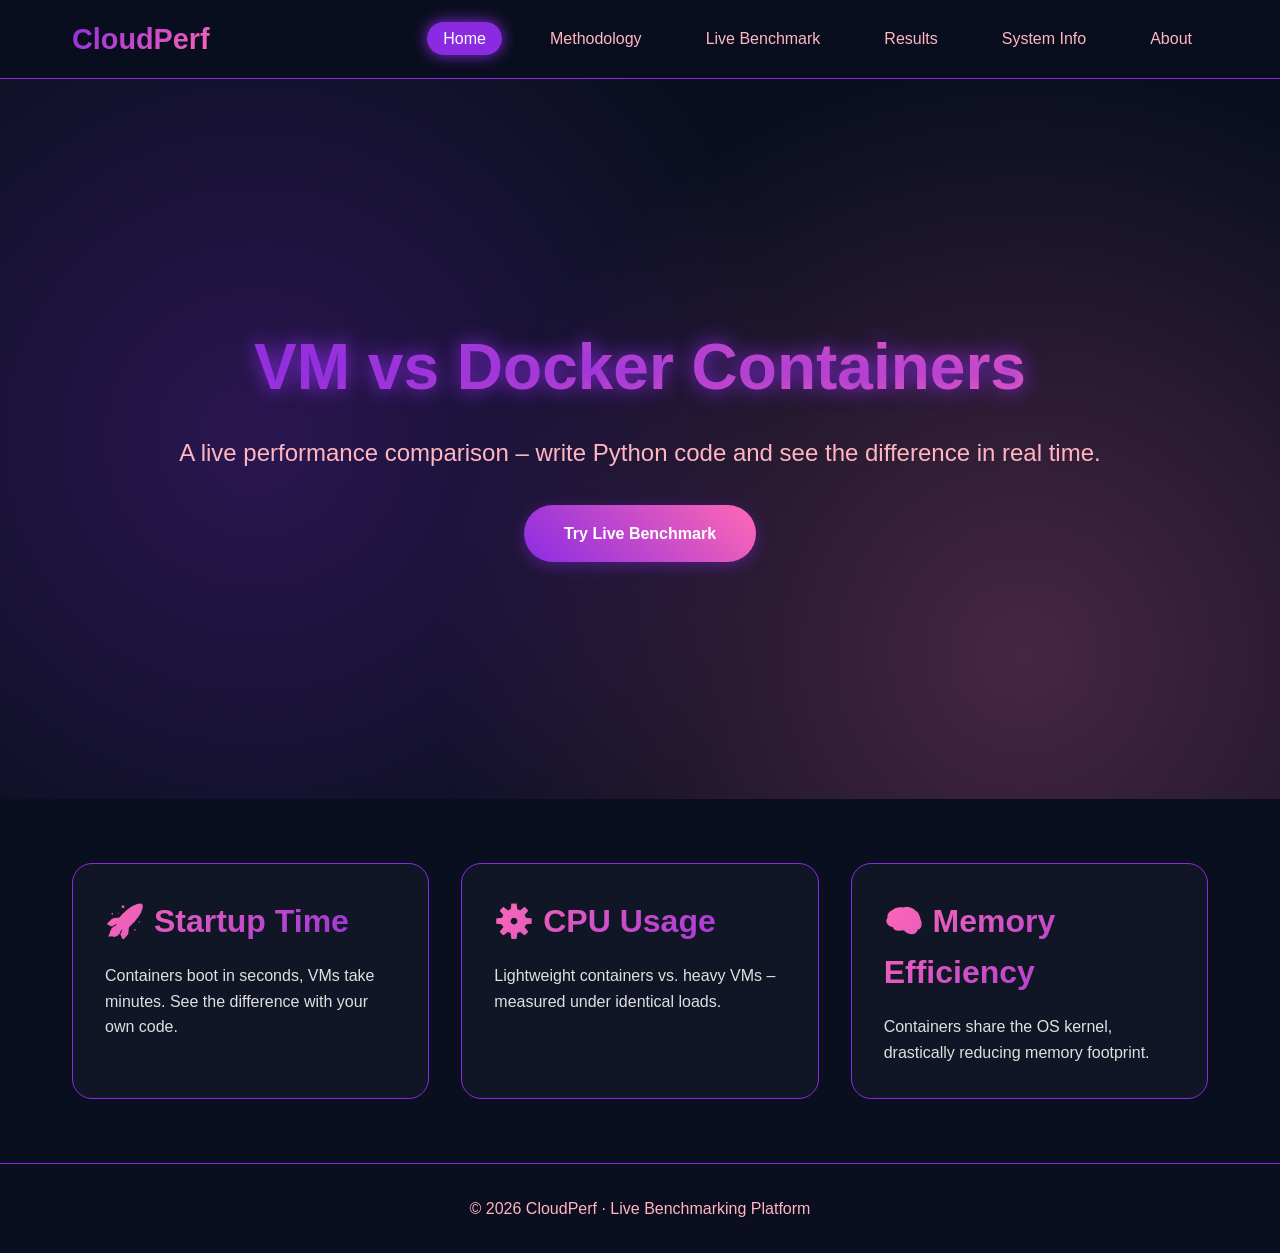
<file: frontend/index.html>
<!DOCTYPE html>
<html lang="en">
<head>
    <meta charset="UTF-8">
    <meta name="viewport" content="width=device-width, initial-scale=1.0">
    <title>CloudPerf · Home</title>
    <link rel="stylesheet" href="css/style.css">
</head>
<body>
    <nav class="navbar">
        <div class="nav-container">
            <a href="index.html" class="nav-logo">CloudPerf</a>
            <ul class="nav-menu">
                <li><a href="index.html" class="nav-link active">Home</a></li>
                <li><a href="methodology.html" class="nav-link">Methodology</a></li>
                <li><a href="live.html" class="nav-link">Live Benchmark</a></li>
                <li><a href="results.html" class="nav-link">Results</a></li>
                <li><a href="system.html" class="nav-link">System Info</a></li>
                <li><a href="about.html" class="nav-link">About</a></li>
            </ul>
        </div>
    </nav>

    <header class="hero">
        <div class="hero-content">
            <h1 class="hero-title">VM vs Docker Containers</h1>
            <p class="hero-subtitle">A live performance comparison – write Python code and see the difference in real time.</p>
            <a href="live.html" class="btn pulse">Try Live Benchmark</a>
        </div>
        <div class="hero-overlay"></div>
    </header>

    <section class="features">
        <div class="feature-card">
            <h3>🚀 Startup Time</h3>
            <p>Containers boot in seconds, VMs take minutes. See the difference with your own code.</p>
        </div>
        <div class="feature-card">
            <h3>⚙️ CPU Usage</h3>
            <p>Lightweight containers vs. heavy VMs – measured under identical loads.</p>
        </div>
        <div class="feature-card">
            <h3>🧠 Memory Efficiency</h3>
            <p>Containers share the OS kernel, drastically reducing memory footprint.</p>
        </div>
    </section>

    <footer>
        <p>© 2026 CloudPerf · Live Benchmarking Platform</p>
    </footer>
</body>
</html>
</file>
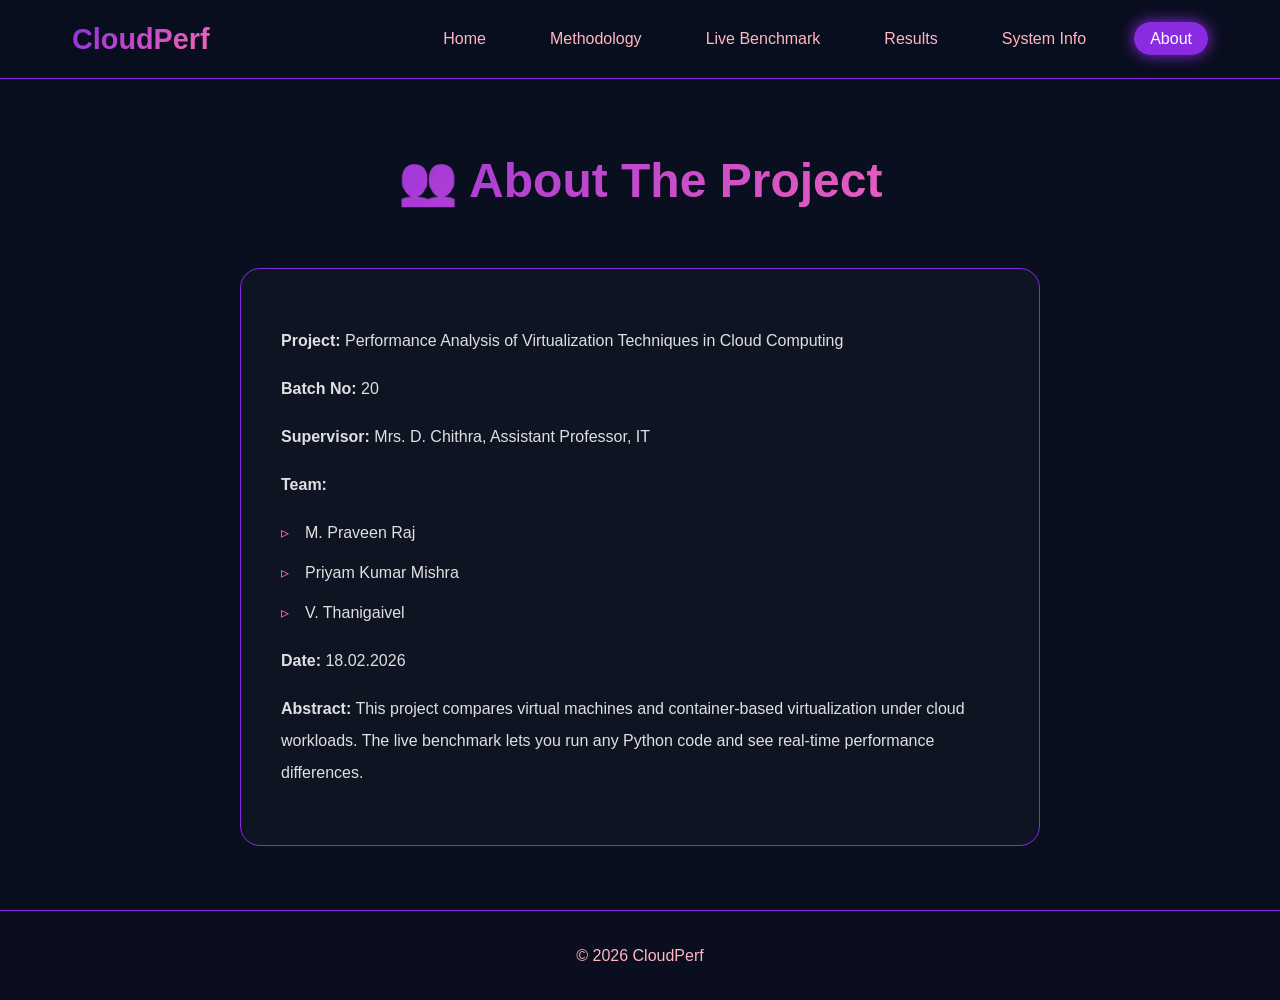
<file: frontend/about.html>
<!DOCTYPE html>
<html lang="en">
<head>
    <meta charset="UTF-8">
    <meta name="viewport" content="width=device-width, initial-scale=1.0">
    <title>About - CloudPerf</title>
    <link rel="stylesheet" href="css/style.css">
</head>
<body>
    <nav class="navbar">
        <div class="nav-container">
            <a href="index.html" class="nav-logo">CloudPerf</a>
            <ul class="nav-menu">
                <li><a href="index.html" class="nav-link">Home</a></li>
                <li><a href="methodology.html" class="nav-link">Methodology</a></li>
                <li><a href="live.html" class="nav-link">Live Benchmark</a></li>
                <li><a href="results.html" class="nav-link">Results</a></li>
                <li><a href="system.html" class="nav-link">System Info</a></li>
                <li><a href="about.html" class="nav-link active">About</a></li>
            </ul>
        </div>
    </nav>

    <main class="page-content">
        <h1 class="page-title">👥 About The Project</h1>
        <div class="about-card">
            <p><strong>Project:</strong> Performance Analysis of Virtualization Techniques in Cloud Computing</p>
            <p><strong>Batch No:</strong> 20</p>
            <p><strong>Supervisor:</strong> Mrs. D. Chithra, Assistant Professor, IT</p>
            <p><strong>Team:</strong></p>
            <ul>
                <li>M. Praveen Raj</li>
                <li>Priyam Kumar Mishra</li>
                <li>V. Thanigaivel</li>
            </ul>
            <p><strong>Date:</strong> 18.02.2026</p>
            <p><strong>Abstract:</strong> This project compares virtual machines and container-based virtualization under cloud workloads. The live benchmark lets you run any Python code and see real‑time performance differences.</p>
        </div>
    </main>

    <footer>
        <p>© 2026 CloudPerf</p>
    </footer>
</body>
</html>
</file>
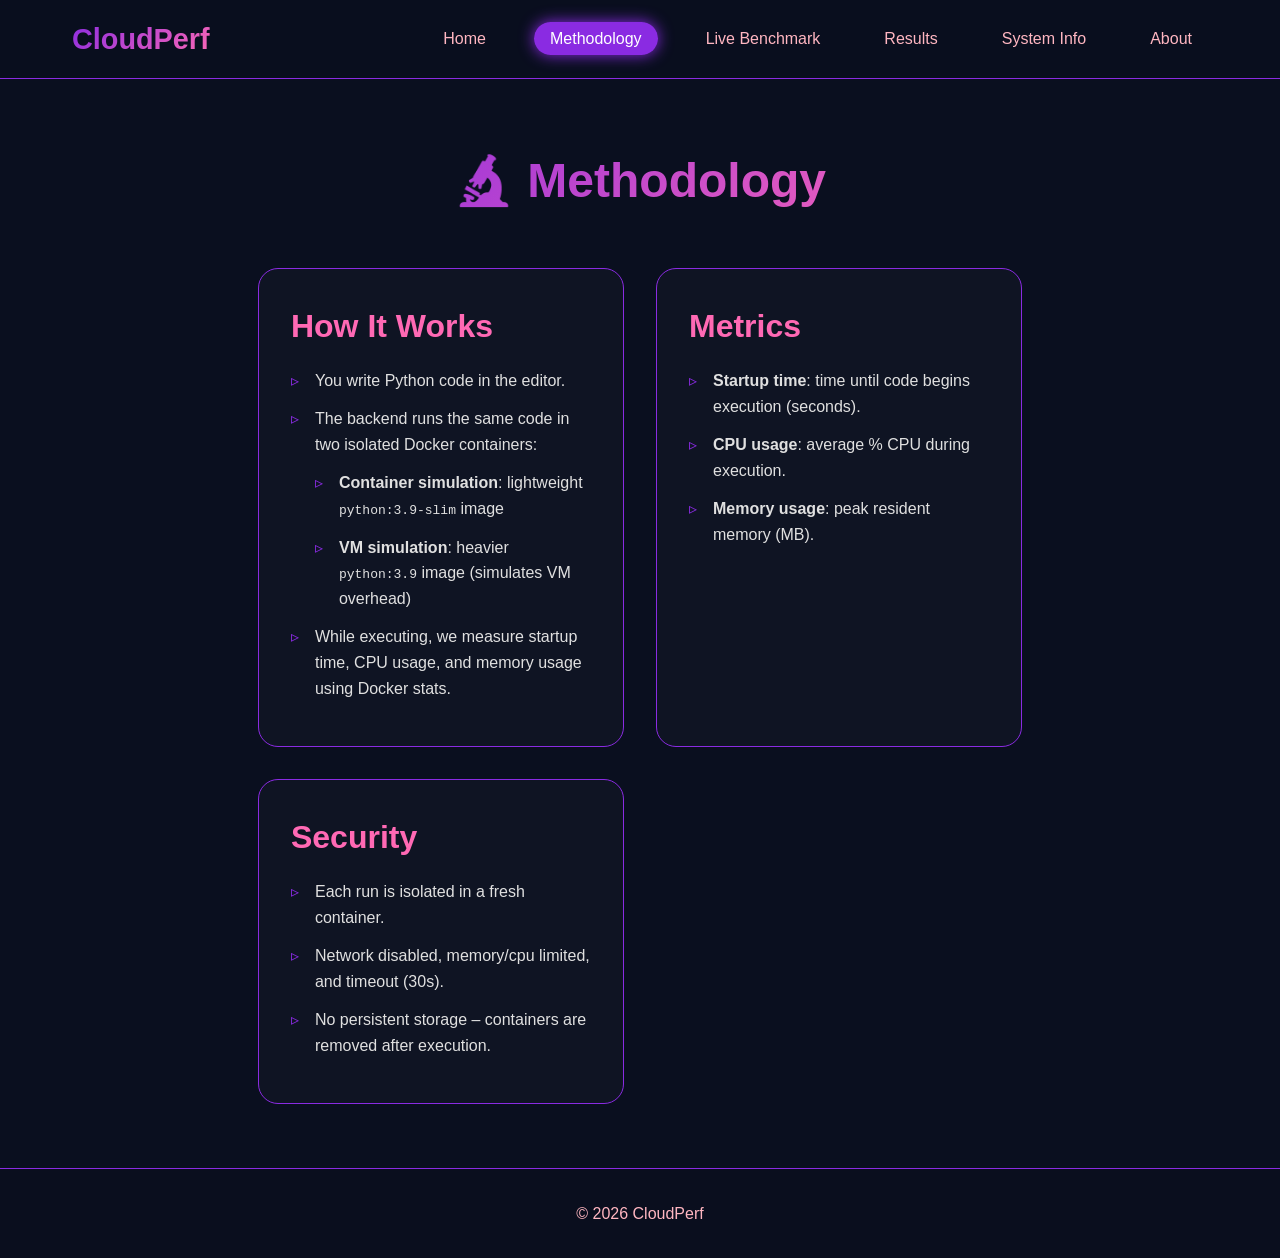
<file: frontend/methodology.html>
<!DOCTYPE html>
<html lang="en">
<head>
    <meta charset="UTF-8">
    <meta name="viewport" content="width=device-width, initial-scale=1.0">
    <title>Methodology - CloudPerf</title>
    <link rel="stylesheet" href="css/style.css">
</head>
<body>
    <nav class="navbar">
        <div class="nav-container">
            <a href="index.html" class="nav-logo">CloudPerf</a>
            <ul class="nav-menu">
                <li><a href="index.html" class="nav-link">Home</a></li>
                <li><a href="methodology.html" class="nav-link active">Methodology</a></li>
                <li><a href="live.html" class="nav-link">Live Benchmark</a></li>
                <li><a href="results.html" class="nav-link">Results</a></li>
                <li><a href="system.html" class="nav-link">System Info</a></li>
                <li><a href="about.html" class="nav-link">About</a></li>
            </ul>
        </div>
    </nav>

    <main class="page-content">
        <h1 class="page-title">🔬 Methodology</h1>
        <div class="methodology-grid">
            <div class="method-card">
                <h2>How It Works</h2>
                <ul>
                    <li>You write Python code in the editor.</li>
                    <li>The backend runs the same code in two isolated Docker containers:
                        <ul>
                            <li><strong>Container simulation</strong>: lightweight <code>python:3.9-slim</code> image</li>
                            <li><strong>VM simulation</strong>: heavier <code>python:3.9</code> image (simulates VM overhead)</li>
                        </ul>
                    </li>
                    <li>While executing, we measure startup time, CPU usage, and memory usage using Docker stats.</li>
                </ul>
            </div>
            <div class="method-card">
                <h2>Metrics</h2>
                <ul>
                    <li><strong>Startup time</strong>: time until code begins execution (seconds).</li>
                    <li><strong>CPU usage</strong>: average % CPU during execution.</li>
                    <li><strong>Memory usage</strong>: peak resident memory (MB).</li>
                </ul>
            </div>
            <div class="method-card">
                <h2>Security</h2>
                <ul>
                    <li>Each run is isolated in a fresh container.</li>
                    <li>Network disabled, memory/cpu limited, and timeout (30s).</li>
                    <li>No persistent storage – containers are removed after execution.</li>
                </ul>
            </div>
        </div>
    </main>

    <footer>
        <p>© 2026 CloudPerf</p>
    </footer>
</body>
</html>
</file>
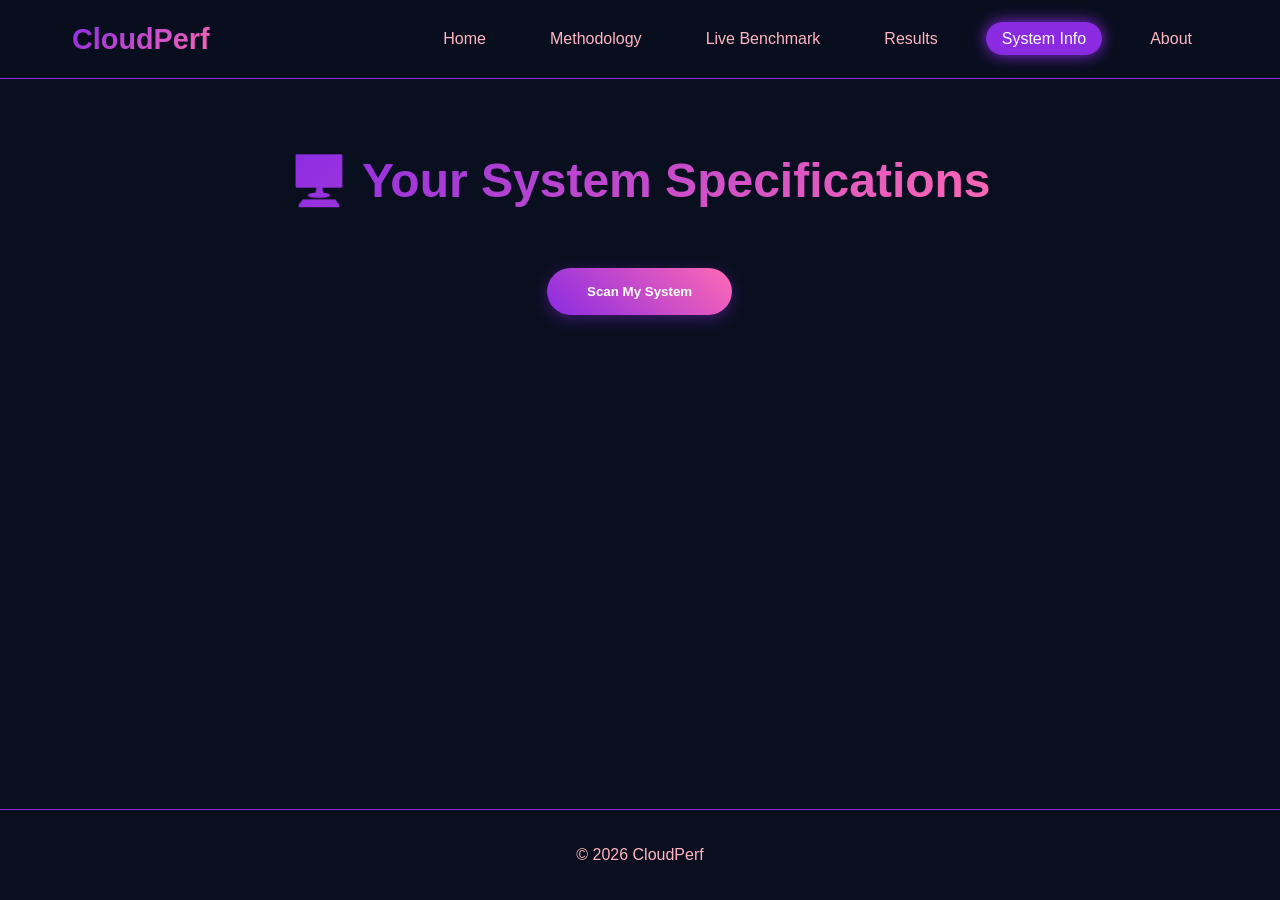
<file: frontend/system.html>
<!DOCTYPE html>
<html lang="en">
<head>
    <meta charset="UTF-8">
    <meta name="viewport" content="width=device-width, initial-scale=1.0">
    <title>System Info - CloudPerf</title>
    <link rel="stylesheet" href="css/style.css">
</head>
<body>
    <nav class="navbar">
        <div class="nav-container">
            <a href="index.html" class="nav-logo">CloudPerf</a>
            <ul class="nav-menu">
                <li><a href="index.html" class="nav-link">Home</a></li>
                <li><a href="methodology.html" class="nav-link">Methodology</a></li>
                <li><a href="live.html" class="nav-link">Live Benchmark</a></li>
                <li><a href="results.html" class="nav-link">Results</a></li>
                <li><a href="system.html" class="nav-link active">System Info</a></li>
                <li><a href="about.html" class="nav-link">About</a></li>
            </ul>
        </div>
    </nav>

    <main class="page-content">
        <h1 class="page-title">🖥️ Your System Specifications</h1>
        <div class="system-container">
            <button id="scan-btn" class="btn pulse">Scan My System</button>
            <div id="system-info" class="system-card" style="display: none;">
                <h2>Detected Hardware</h2>
                <table class="spec-table">
                    <tr><th>Property</th><th>Value</th></tr>
                    <tr><td>CPU Cores</td><td id="cpu-cores">-</td></tr>
                    <tr><td>RAM</td><td id="ram">-</td></tr>
                    <tr><td>Platform</td><td id="platform">-</td></tr>
                    <tr><td>Browser</td><td id="browser">-</td></tr>
                    <tr><td>Screen Resolution</td><td id="screen">-</td></tr>
                    <tr><td>User Agent</td><td id="user-agent">-</td></tr>
                    <tr><td>Network Connection</td><td id="connection">-</td></tr>
<tr><td>Language</td><td id="language">-</td></tr>
<tr><td>Timezone</td><td id="timezone">-</td></tr>
                </table>
            </div>
        </div>
    </main>

    <footer>
        <p>© 2026 CloudPerf</p>
    </footer>

    <script src="js/system.js"></script>
</body>
</html>
</file>
<file: frontend/css/style.css>
/* ===== RESET & BASE ===== */
* {
    margin: 0;
    padding: 0;
    box-sizing: border-box;
}

body {
    font-family: 'Segoe UI', Tahoma, Geneva, Verdana, sans-serif;
    background: #0a0f1f; /* dark blue */
    color: #e0e0e0;
    line-height: 1.6;
    min-height: 100vh;
    display: flex;
    flex-direction: column;
}

/* ===== NAVBAR ===== */
.navbar {
    background: rgba(10, 15, 31, 0.95);
    backdrop-filter: blur(10px);
    border-bottom: 1px solid #8a2be2;
    position: sticky;
    top: 0;
    z-index: 1000;
}

.nav-container {
    max-width: 1200px;
    margin: 0 auto;
    display: flex;
    justify-content: space-between;
    align-items: center;
    padding: 1rem 2rem;
}

.nav-logo {
    font-size: 1.8rem;
    font-weight: bold;
    background: linear-gradient(135deg, #8a2be2, #ff69b4);
    -webkit-background-clip: text;
    background-clip: text;
    color: transparent;
    text-decoration: none;
    transition: transform 0.3s ease;
}

.nav-logo:hover {
    transform: scale(1.05);
}

.nav-menu {
    display: flex;
    list-style: none;
    gap: 2rem;
}

.nav-link {
    color: #ffb6c1;
    text-decoration: none;
    font-weight: 500;
    padding: 0.5rem 1rem;
    border-radius: 30px;
    transition: all 0.3s ease;
}

.nav-link:hover,
.nav-link.active {
    background: #8a2be2;
    color: #fff;
    box-shadow: 0 0 15px #8a2be2;
}

/* ===== HERO SECTION (index) ===== */
.hero {
    position: relative;
    height: 80vh;
    display: flex;
    align-items: center;
    justify-content: center;
    text-align: center;
    overflow: hidden;
}

.hero::before {
    content: '';
    position: absolute;
    top: 0; left: 0; right: 0; bottom: 0;
    background: radial-gradient(circle at 20% 50%, #8a2be240 0%, transparent 50%),
                radial-gradient(circle at 80% 80%, #ff69b440 0%, transparent 50%);
    animation: pulseGlow 8s infinite alternate;
}

@keyframes pulseGlow {
    0% { opacity: 0.5; transform: scale(1); }
    100% { opacity: 1; transform: scale(1.1); }
}

.hero-content {
    position: relative;
    z-index: 2;
    animation: fadeInUp 1s ease-out;
}

.hero-title {
    font-size: 4rem;
    background: linear-gradient(135deg, #8a2be2, #ff69b4);
    -webkit-background-clip: text;
    background-clip: text;
    color: transparent;
    margin-bottom: 1rem;
    text-shadow: 0 0 20px #8a2be2;
}

.hero-subtitle {
    font-size: 1.5rem;
    color: #ffb6c1;
    margin-bottom: 2rem;
}

.btn {
    display: inline-block;
    padding: 1rem 2.5rem;
    background: linear-gradient(45deg, #8a2be2, #ff69b4);
    color: #fff;
    text-decoration: none;
    border-radius: 50px;
    font-weight: bold;
    transition: all 0.3s ease;
    box-shadow: 0 4px 15px rgba(138, 43, 226, 0.4);
    border: none;
    cursor: pointer;
}

.btn:hover {
    transform: translateY(-3px);
    box-shadow: 0 8px 25px rgba(255, 105, 180, 0.6);
}

.pulse {
    animation: pulse 2s infinite;
}

@keyframes pulse {
    0% { transform: scale(1); }
    50% { transform: scale(1.05); }
    100% { transform: scale(1); }
}

/* ===== FEATURES SECTION ===== */
.features {
    max-width: 1200px;
    margin: 4rem auto;
    display: grid;
    grid-template-columns: repeat(auto-fit, minmax(300px, 1fr));
    gap: 2rem;
    padding: 0 2rem;
}

.feature-card {
    background: rgba(255, 255, 255, 0.03);
    backdrop-filter: blur(5px);
    border: 1px solid #8a2be2;
    border-radius: 20px;
    padding: 2rem;
    transition: all 0.3s ease;
    cursor: default;
}

.feature-card:hover {
    transform: translateY(-10px) scale(1.02);
    border-color: #ff69b4;
    box-shadow: 0 20px 30px -10px #8a2be2;
    background: rgba(138, 43, 226, 0.1);
}

.feature-card h3 {
    font-size: 2rem;
    background: linear-gradient(135deg, #ff69b4, #8a2be2);
    -webkit-background-clip: text;
    background-clip: text;
    color: transparent;
    margin-bottom: 1rem;
}

/* ===== PAGE CONTENT ===== */
.page-content {
    max-width: 1200px;
    margin: 4rem auto;
    padding: 0 2rem;
    flex: 1;
}

.page-title {
    font-size: 3rem;
    text-align: center;
    background: linear-gradient(135deg, #8a2be2, #ff69b4);
    -webkit-background-clip: text;
    background-clip: text;
    color: transparent;
    margin-bottom: 3rem;
    animation: fadeInDown 0.8s ease;
}

/* Methodology Cards */
.methodology-grid {
    display: grid;
    grid-template-columns: repeat(auto-fit, minmax(300px, 1fr));
    gap: 2rem;
}

.method-card {
    background: rgba(255, 255, 255, 0.02);
    border: 1px solid #8a2be2;
    border-radius: 20px;
    padding: 2rem;
    transition: all 0.3s ease;
}

.method-card:hover {
    border-color: #ff69b4;
    transform: scale(1.02);
    box-shadow: 0 0 30px #8a2be2;
}

.method-card h2 {
    color: #ff69b4;
    margin-bottom: 1rem;
    font-size: 2rem;
}

.method-card ul {
    list-style: none;
}

.method-card li {
    margin: 0.8rem 0;
    padding-left: 1.5rem;
    position: relative;
}

.method-card li::before {
    content: '▹';
    color: #8a2be2;
    position: absolute;
    left: 0;
}

/* About card */
.about-card {
    background: rgba(255, 255, 255, 0.02);
    border: 1px solid #8a2be2;
    border-radius: 20px;
    padding: 2.5rem;
    max-width: 800px;
    margin: 0 auto;
    line-height: 2;
}

.about-card p {
    margin: 1rem 0;
}

.about-card ul {
    list-style: none;
    margin: 1rem 0;
}

.about-card li {
    margin: 0.5rem 0;
    padding-left: 1.5rem;
    position: relative;
}

.about-card li::before {
    content: '▹';
    color: #ff69b4;
    position: absolute;
    left: 0;
}

/* ===== LIVE PAGE SPECIFIC ===== */
.interpreter-grid {
    display: grid;
    grid-template-columns: 1fr 1fr;
    gap: 2rem;
    margin: 2rem 0;
}

.editor-panel, .output-panel {
    background: rgba(0,0,0,0.3);
    border: 2px solid #8a2be2;
    border-radius: 20px;
    padding: 1.5rem;
    transition: all 0.3s ease;
}

.editor-panel:hover, .output-panel:hover {
    border-color: #ff69b4;
    box-shadow: 0 0 30px #8a2be2;
}

.editor-panel h2, .output-panel h2 {
    color: #ff69b4;
    margin-bottom: 1rem;
    font-size: 1.8rem;
}

#editor {
    border: 1px solid #8a2be2;
    border-radius: 10px;
    font-size: 14px;
}

.output-box {
    background: #0a0f1f;
    border: 1px solid #8a2be2;
    border-radius: 10px;
    padding: 1rem;
    min-height: 300px;
    color: #ffb6c1;
    font-family: 'Courier New', monospace;
    overflow: auto;
}

.live-results {
    margin-top: 3rem;
}

.live-results h2 {
    color: #ff69b4;
    margin-bottom: 1.5rem;
    font-size: 2rem;
    text-align: center;
}

/* Difference Summary Cards */
.diff-summary {
    display: grid;
    grid-template-columns: repeat(auto-fit, minmax(250px, 1fr));
    gap: 1.5rem;
    margin: 2rem 0;
}

.diff-card {
    background: rgba(138, 43, 226, 0.1);
    border: 1px solid #ff69b4;
    border-radius: 15px;
    padding: 1.5rem;
    text-align: center;
    backdrop-filter: blur(5px);
    transition: all 0.3s ease;
}

.diff-card:hover {
    transform: scale(1.05);
    box-shadow: 0 0 20px #ff69b4;
    background: rgba(255, 105, 180, 0.2);
}

.diff-card h2 {
    color: #ff69b4;
    margin-bottom: 1rem;
    font-size: 1.5rem;
    text-align: center;
    border-bottom: 1px solid #8a2be2;
    padding-bottom: 0.5rem;
}

.diff-card p {
    color: #ffb6c1;
    font-size: 1.1rem;
    margin: 0;
}

.diff-card .highlight {
    color: #8a2be2;
    font-size: 1.3rem;
    font-weight: bold;
    text-shadow: 0 0 10px #8a2be2;
}

/* Charts */
.charts-container {
    display: flex;
    flex-direction: column;
    gap: 3rem;
}

.chart-card {
    background: rgba(0,0,0,0.3);
    border: 1px solid #8a2be2;
    border-radius: 20px;
    padding: 2rem;
    transition: all 0.3s ease;
}

.chart-card:hover {
    border-color: #ff69b4;
    box-shadow: 0 0 30px #8a2be2;
}

.chart-card h2 {
    color: #ff69b4;
    margin-bottom: 1.5rem;
    font-size: 2rem;
    text-align: center;
}

canvas {
    max-height: 400px;
    max-width: 100%;
    margin: 0 auto;
    display: block;
}

/* Footer */
footer {
    text-align: center;
    padding: 2rem;
    background: rgba(10, 15, 31, 0.9);
    border-top: 1px solid #8a2be2;
    color: #ffb6c1;
    margin-top: auto;
}

/* Animations */
@keyframes fadeInUp {
    from {
        opacity: 0;
        transform: translateY(30px);
    }
    to {
        opacity: 1;
        transform: translateY(0);
    }
}

@keyframes fadeInDown {
    from {
        opacity: 0;
        transform: translateY(-30px);
    }
    to {
        opacity: 1;
        transform: translateY(0);
    }
}

.animate__fadeInUp {
    animation: fadeInUp 1s ease forwards;
}

/* Button group */
.button-group {
    display: flex;
    gap: 1rem;
    flex-wrap: wrap;
    margin-top: 1rem;
}

.btn-secondary {
    background: transparent;
    border: 2px solid #8a2be2;
    color: #ffb6c1;
}

.btn-secondary:hover {
    background: #8a2be2;
    color: #fff;
    border-color: #ff69b4;
}

/* Responsive */
@media (max-width: 768px) {
    .nav-container {
        flex-direction: column;
        gap: 1rem;
    }
    .nav-menu {
        flex-wrap: wrap;
        justify-content: center;
        gap: 1rem;
    }
    .hero-title {
        font-size: 2.5rem;
    }
    .hero-subtitle {
        font-size: 1.2rem;
    }
    .page-title {
        font-size: 2.2rem;
    }
    .interpreter-grid {
        grid-template-columns: 1fr;
    }
}

/* System Info Page */
.system-container {
    max-width: 800px;
    margin: 0 auto;
    text-align: center;
}

.system-card {
    background: rgba(0,0,0,0.3);
    border: 2px solid #8a2be2;
    border-radius: 20px;
    padding: 2rem;
    margin-top: 2rem;
    transition: all 0.3s ease;
}

.system-card:hover {
    border-color: #ff69b4;
    box-shadow: 0 0 30px #8a2be2;
}

.system-card h2 {
    color: #ff69b4;
    margin-bottom: 1.5rem;
    font-size: 2rem;
}

.spec-table {
    width: 100%;
    border-collapse: collapse;
    color: #ffb6c1;
}

.spec-table th {
    background: #8a2be2;
    color: #fff;
    padding: 0.8rem;
    font-weight: bold;
}

.spec-table td {
    padding: 0.8rem;
    border-bottom: 1px solid #8a2be2;
}

.spec-table tr:last-child td {
    border-bottom: none;
}

.spec-table td:first-child {
    font-weight: bold;
    color: #ff69b4;
}
</file>
